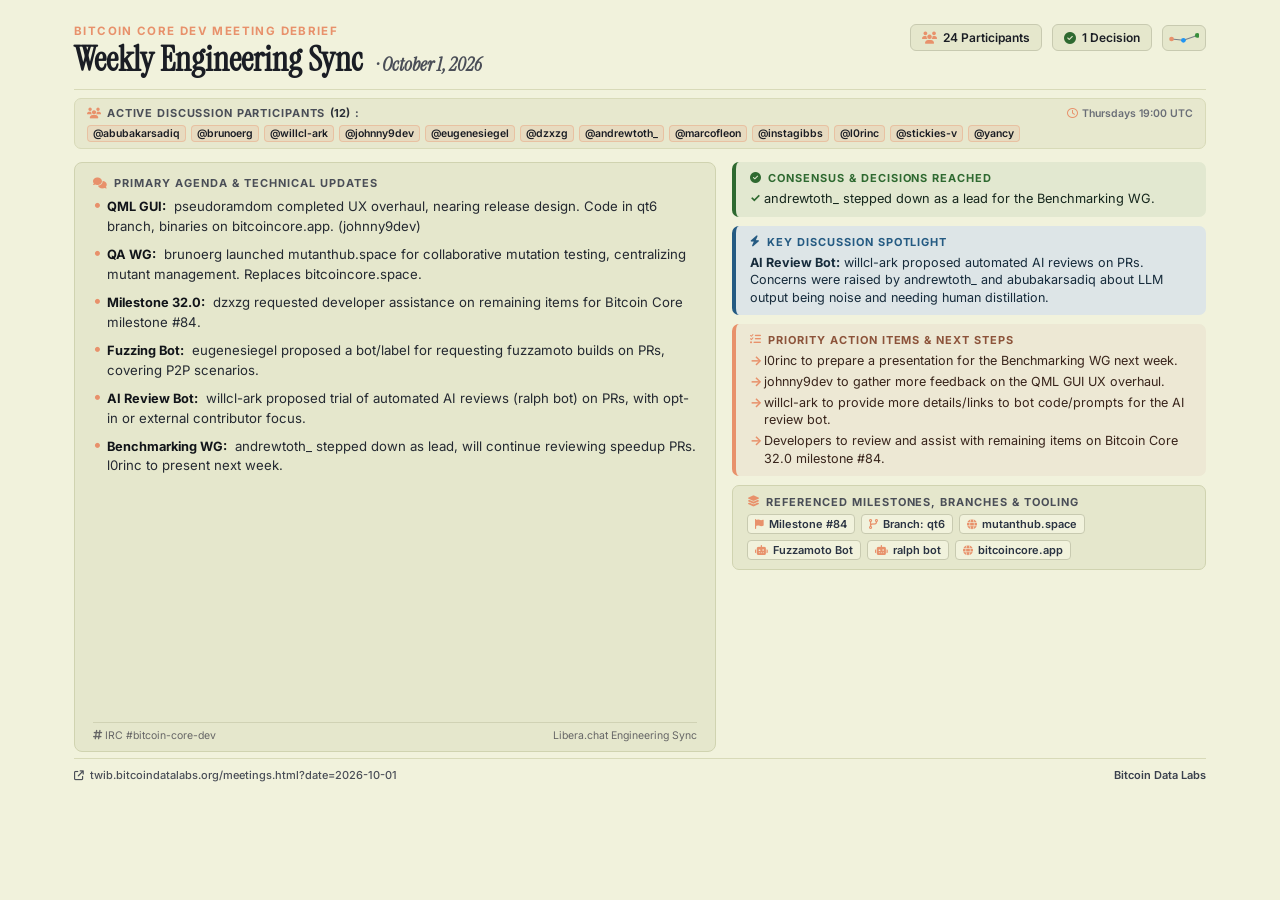
<file: docs/meeting-card.html>
<!DOCTYPE html>
<html lang="en">
<head>
    <meta charset="UTF-8">
    <meta name="viewport" content="width=device-width, initial-scale=1.0">
    <title>Bitcoin Core Dev Meeting Card | Bitcoin Data Labs</title>
    
    <!-- Fonts -->
    <link rel="preconnect" href="https://fonts.googleapis.com">
    <link rel="preconnect" href="https://fonts.gstatic.com" crossorigin>
    <link href="https://fonts.googleapis.com/css2?family=Instrument+Serif:ital@0;1&family=Inter:wght@400;500;600;700&display=swap" rel="stylesheet">
    <link rel="stylesheet" href="https://cdnjs.cloudflare.com/ajax/libs/font-awesome/6.5.1/css/all.min.css">

    <style>
        :root {
            --bg-color: #F1F2DC;
            --box-bg: #E5E7CC;
            --box-border: #D0D3B0;
            --accent-green: #2E6930;
            --accent-orange: #E8916B;
            --accent-blue: #245A82;
            --text-dark: #1A1D24;
            --text-muted: #4A4E57;
            --dim-text: #6B707B;
            --font-sans: 'Inter', -apple-system, BlinkMacSystemFont, "Segoe UI", Roboto, sans-serif;
            --font-serif: 'Instrument Serif', Georgia, serif;
        }

        * {
            box-sizing: border-box;
        }

        body {
            margin: 0;
            padding: 0;
            background-color: var(--bg-color);
            display: flex;
            justify-content: center;
            align-items: center;
            font-family: var(--font-sans);
            -webkit-font-smoothing: antialiased;
        }

        .meeting-social-card {
            width: 1200px;
            height: 800px;
            box-sizing: border-box;
            background-color: var(--bg-color);
            border: none;
            border-radius: 0;
            padding: 24px 34px 18px 34px;
            display: flex;
            flex-direction: column;
            justify-content: space-between;
            position: relative;
            overflow: hidden;
            box-shadow: none;
        }

        /* Top Header */
        .card-header {
            display: flex;
            justify-content: space-between;
            align-items: flex-start;
            border-bottom: 1.5px solid #D8DAB8;
            padding-bottom: 11px;
        }

        .header-tag {
            font-size: 11.5px;
            font-weight: 700;
            letter-spacing: 0.12em;
            text-transform: uppercase;
            color: var(--accent-orange);
            margin-bottom: 3px;
        }

        .card-title-row {
            display: flex;
            align-items: baseline;
            gap: 14px;
        }

        .card-title {
            font-family: var(--font-serif);
            font-size: 34px;
            font-weight: 700;
            color: var(--text-dark);
            line-height: 1.1;
            margin: 0;
        }

        .card-date-badge {
            font-family: var(--font-serif);
            font-size: 19px;
            font-weight: 600;
            font-style: italic;
            color: var(--text-muted);
        }

        .header-right {
            display: flex;
            align-items: center;
            gap: 10px;
        }

        .meta-pill {
            background: #E5E7CC;
            border: 1px solid #C8CAB0;
            border-radius: 6px;
            padding: 5px 11px;
            font-size: 12px;
            font-weight: 600;
            color: var(--text-dark);
            display: flex;
            align-items: center;
            gap: 6px;
        }

        .bdl-brand-mark {
            display: flex;
            align-items: center;
            justify-content: center;
            padding: 3px 6px;
            background: #E5E7CC;
            border: 1px solid #C8CAB0;
            border-radius: 6px;
        }

        /* Active Participants Strip */
        .active-participants-strip {
            display: flex;
            flex-direction: column;
            margin-top: 8px;
            margin-bottom: 4px;
            padding: 7px 12px 6px 12px;
            background-color: rgba(229, 231, 204, 0.85);
            border-radius: 7px;
            border: 1px solid #D8DAB8;
        }

        .participants-label {
            font-size: 11px;
            font-weight: 700;
            text-transform: uppercase;
            letter-spacing: 0.08em;
            color: #4A4E57;
            display: inline-flex;
            align-items: center;
            gap: 5px;
            white-space: nowrap;
        }

        .dev-pills-row {
            display: flex;
            flex-wrap: wrap;
            gap: 4px 5px;
            align-items: center;
            flex-grow: 1;
        }

        .dev-handle-pill {
            display: inline-flex;
            align-items: center;
            background-color: rgba(232, 145, 107, 0.14);
            border: 1px solid rgba(232, 145, 107, 0.35);
            border-radius: 4px;
            padding: 1px 5px;
            font-size: 10.5px;
            font-weight: 600;
            color: #1A1D24;
            font-family: var(--font-sans);
        }

        /* Main 2-Column Body */
        .card-body {
            display: grid;
            grid-template-columns: 1.15fr 0.85fr;
            gap: 16px;
            margin: 9px 0 6px 0;
            flex-grow: 1;
        }

        .card-col {
            display: flex;
            flex-direction: column;
            gap: 9px;
        }

        .card-box {
            background-color: var(--box-bg);
            border: 1px solid var(--box-border);
            border-radius: 8px;
            padding: 12px 16px;
            display: flex;
            flex-direction: column;
        }

        .topics-box {
            flex-grow: 1;
            display: flex;
            flex-direction: column;
            justify-content: space-between;
            padding: 13px 18px 9px 18px;
        }

        .box-title {
            font-size: 11px;
            font-weight: 700;
            text-transform: uppercase;
            letter-spacing: 0.09em;
            color: #4A4E57;
            margin-bottom: 7px;
            display: flex;
            align-items: center;
            gap: 6px;
        }

        .topics-list {
            list-style: none;
            padding: 0;
            margin: 0;
            display: flex;
            flex-direction: column;
            gap: 9.5px;
        }

        .topics-list li {
            font-family: var(--font-sans);
            font-size: 13.2px;
            line-height: 1.44;
            color: #242931;
            position: relative;
            padding-left: 14px;
        }

        .topics-list li::before {
            content: "•";
            position: absolute;
            left: 0;
            color: var(--accent-orange);
            font-size: 16px;
            line-height: 14px;
        }

        .topics-list li strong {
            font-family: var(--font-sans);
            font-size: 12.8px;
            font-weight: 700;
            color: #111419;
            margin-right: 4px;
        }

        /* Decisions Box (Green) */
        .decisions-card {
            border-left: 4px solid var(--accent-green);
            background-color: #E2E8D0;
            padding: 9px 14px;
            border-radius: 7px;
        }

        .decisions-list {
            list-style: none;
            padding: 0;
            margin: 0;
            display: flex;
            flex-direction: column;
            gap: 4px;
        }

        .decisions-list li {
            font-family: var(--font-sans);
            font-size: 12.8px;
            line-height: 1.36;
            color: #15261C;
            position: relative;
            padding-left: 14px;
        }

        .decisions-list li::before {
            content: "✓";
            position: absolute;
            left: 0;
            color: var(--accent-green);
            font-weight: bold;
            font-size: 12px;
        }

        /* Discussion Spotlight (Blue) */
        .spotlight-card {
            border-left: 4px solid var(--accent-blue);
            background-color: #DDE5E7;
            padding: 9px 14px;
            border-radius: 7px;
        }

        .spotlight-text {
            font-size: 12.6px;
            line-height: 1.38;
            color: #162B3B;
            margin: 0;
        }

        /* Action Items Box (Orange) */
        .actions-card {
            border-left: 4px solid var(--accent-orange);
            background-color: #EDE8D4;
            padding: 9px 14px;
            border-radius: 7px;
        }

        .actions-list {
            list-style: none;
            padding: 0;
            margin: 0;
            display: flex;
            flex-direction: column;
            gap: 4px;
        }

        .actions-list li {
            font-family: var(--font-sans);
            font-size: 12.6px;
            line-height: 1.36;
            color: #38241B;
            position: relative;
            padding-left: 14px;
        }

        .actions-list li::before {
            content: "→";
            position: absolute;
            left: 0;
            color: var(--accent-orange);
            font-weight: bold;
            font-size: 13px;
        }

        /* Referenced Artifacts & PRs */
        .artifacts-box {
            padding: 9px 14px;
            background-color: var(--box-bg);
            border: 1px solid var(--box-border);
            border-radius: 7px;
        }

        .artifacts-container {
            display: flex;
            flex-wrap: wrap;
            gap: 6px;
            align-items: center;
        }

        .artifact-pill {
            display: inline-flex;
            align-items: center;
            gap: 5px;
            background: #F1F2DC;
            border: 1px solid #C8CAB0;
            border-radius: 4px;
            padding: 2px 7px;
            font-family: var(--font-sans);
            font-size: 11px;
            font-weight: 600;
            color: #2A3342;
        }

        /* Footer */
        .card-footer {
            display: flex;
            justify-content: space-between;
            align-items: center;
            border-top: 1.5px solid #D8DAB8;
            padding-top: 9px;
            font-size: 11px;
            color: var(--text-muted);
        }

        .footer-link {
            color: #4A4E57;
            text-decoration: none;
            font-weight: 500;
            display: flex;
            align-items: center;
            gap: 6px;
        }
    </style>
</head>
<body>

    <!-- Executive Meeting Social Card Target (1200x800, 3:2 Widescreen) -->
    <div class="meeting-social-card" id="meeting-social-card">
        <div>
            <!-- Header -->
            <div class="card-header">
                <div>
                    <div class="header-tag">BITCOIN CORE DEV MEETING DEBRIEF</div>
                    <div class="card-title-row">
                        <h2 class="card-title">Weekly Engineering Sync</h2>
                        <span class="card-date-badge" id="mcard-date">Loading date...</span>
                    </div>
                </div>
                <div class="header-right">
                    <div class="meta-pill">
                        <i class="fa-solid fa-users" style="color: var(--accent-orange);"></i>
                        <span id="mcard-participants">--</span>
                    </div>
                    <div class="meta-pill">
                        <i class="fa-solid fa-circle-check" style="color: var(--accent-green);"></i>
                        <span id="mcard-decisions-count">--</span>
                    </div>
                    <div class="bdl-brand-mark" title="Bitcoin Data Labs">
                        <svg width="30" height="18" viewBox="890 35 460 140" fill="none" xmlns="http://www.w3.org/2000/svg">
                            <line x1="929" y1="120" x2="1111" y2="140" stroke="#7A808A" stroke-width="16" stroke-linecap="round"/>
                            <line x1="1111" y1="140" x2="1323" y2="65" stroke="#7A808A" stroke-width="16" stroke-linecap="round"/>
                            <circle cx="929" cy="120" r="36" fill="#E8916B"/>
                            <circle cx="1111" cy="140" r="36" fill="#2196F3"/>
                            <circle cx="1323" cy="65" r="36" fill="#388E3C"/>
                        </svg>
                    </div>
                </div>
            </div>

            <!-- Active Participants Strip -->
            <div class="active-participants-strip" id="mcard-participants-strip">
                <div style="display: flex; justify-content: space-between; align-items: center; margin-bottom: 5px;">
                    <span class="participants-label"><i class="fa-solid fa-users" style="color: var(--accent-orange);"></i> Active Discussion Participants <span style="letter-spacing: 0; font-weight: 700; color: #2A2E37;">(<span id="mcard-active-count">0</span>)</span>:</span>
                    <span style="font-size: 10.5px; color: #6A6E77; font-weight: 600;"><i class="fa-regular fa-clock" style="color: var(--accent-orange); margin-right: 4px;"></i>Thursdays 19:00 UTC</span>
                </div>
                <div class="dev-pills-row" id="mcard-dev-pills">
                    <span class="dev-handle-pill">Loading contributors...</span>
                </div>
            </div>
        </div>

        <!-- 2-Column Body -->
        <div class="card-body">
            <!-- Left Column: Topics Discussed -->
            <div class="card-box topics-box">
                <div>
                    <div class="box-title">
                        <i class="fa-solid fa-comments" style="color: var(--accent-orange);"></i>
                        <span>Primary Agenda & Technical Updates</span>
                    </div>
                    <ul class="topics-list" id="mcard-topics">
                        <li>Loading topics...</li>
                    </ul>
                </div>
                <div style="display: flex; justify-content: space-between; align-items: center; border-top: 1px solid #D0D2B4; padding-top: 6px; margin-top: 6px; font-size: 10.5px; color: #666;">
                    <span><i class="fa-solid fa-hashtag"></i> IRC #bitcoin-core-dev</span>
                    <span>Libera.chat Engineering Sync</span>
                </div>
            </div>

            <!-- Right Column: Decisions, Spotlight, Actions & References -->
            <div class="card-col">
                <!-- Consensus & Decisions -->
                <div class="decisions-card">
                    <div class="box-title" style="margin-bottom: 5px; color: var(--accent-green);">
                        <i class="fa-solid fa-circle-check"></i>
                        <span>Consensus & Decisions Reached</span>
                    </div>
                    <ul class="decisions-list" id="mcard-decisions">
                        <li>Loading decisions...</li>
                    </ul>
                </div>

                <!-- Discussion Spotlight -->
                <div class="spotlight-card" id="mcard-spotlight-box">
                    <div class="box-title" style="margin-bottom: 5px; color: var(--accent-blue);">
                        <i class="fa-solid fa-bolt"></i>
                        <span>Key Discussion Spotlight</span>
                    </div>
                    <p class="spotlight-text" id="mcard-spotlight-text">
                        <strong>PR AI Reviews:</strong> willcl-ark proposed opt-in automated reviews via ralph bot. andrewtoth and abubakarsadiq cautioned that raw LLM output creates maintainer noise without expert curation.
                    </p>
                </div>

                <!-- Priority Action Items -->
                <div class="actions-card">
                    <div class="box-title" style="margin-bottom: 5px; color: #8C533A;">
                        <i class="fa-solid fa-list-check" style="color: var(--accent-orange);"></i>
                        <span>Priority Action Items & Next Steps</span>
                    </div>
                    <ul class="actions-list" id="mcard-actions">
                        <li>Loading actions...</li>
                    </ul>
                </div>

                <!-- Key Artifacts, PRs & Platforms -->
                <div class="artifacts-box">
                    <div class="box-title" style="margin-bottom: 5px;">
                        <i class="fa-solid fa-layer-group" style="color: var(--accent-orange);"></i>
                        <span>Referenced Milestones, Branches & Tooling</span>
                    </div>
                    <div class="artifacts-container" id="mcard-artifacts">
                        <span class="artifact-pill">Loading references...</span>
                    </div>
                </div>
            </div>
        </div>

        <!-- Footer -->
        <div class="card-footer">
            <span class="footer-link">
                <i class="fa-solid fa-arrow-up-right-from-square" style="font-size: 10px;"></i>
                <span id="mcard-permalink-text">twib.bitcoindatalabs.org/meetings.html</span>
            </span>
            <span style="font-weight: 600; color: #3A404D;">Bitcoin Data Labs</span>
        </div>
    </div>

    <!-- Hydrate Card Script -->
    <script>
        const params = new URLSearchParams(window.location.search);
        const targetDate = params.get('date');

        function formatDate(dateStr) {
            try {
                const parts = dateStr.split('-');
                if (parts.length === 3) {
                    const dt = new Date(parts[0], parts[1] - 1, parts[2]);
                    return dt.toLocaleDateString('en-US', { month: 'long', day: 'numeric', year: 'numeric' });
                }
            } catch (e) {}
            return dateStr;
        }

        fetch('data/meetings.json')
            .then(res => {
                if (!res.ok) throw new Error("Could not fetch meetings.json");
                return res.json();
            })
            .then(meetings => {
                if (!Array.isArray(meetings) || meetings.length === 0) throw new Error("meetings.json is empty");
                // A requested date must exist: silently showing another meeting would post the wrong card
                const meeting = targetDate ? meetings.find(m => m.date === targetDate) : meetings[0];
                if (!meeting) throw new Error(`No meeting found for ${targetDate}`);
                
                // 1. Date
                const dateEl = document.getElementById('mcard-date');
                if (dateEl) dateEl.textContent = `·  ${formatDate(meeting.date)}`;

                // 2. Stats
                const participantsEl = document.getElementById('mcard-participants');
                if (participantsEl) {
                    participantsEl.textContent = `${meeting.participant_count || 0} Participants`;
                }

                const decisions = meeting.decisions_made || [];
                const decisionsCountEl = document.getElementById('mcard-decisions-count');
                if (decisionsCountEl) {
                    decisionsCountEl.textContent = `${decisions.length} Decision${decisions.length === 1 ? '' : 's'}`;
                }

                // 3. Active Sync Participants (render full active roster)
                const devPillsEl = document.getElementById('mcard-dev-pills');
                const participants = meeting.active_participants || meeting.key_participants || [];
                const activeCountEl = document.getElementById('mcard-active-count');
                if (activeCountEl) {
                    activeCountEl.textContent = participants.length;
                }
                if (devPillsEl) {
                    if (participants.length > 0) {
                        devPillsEl.innerHTML = participants.map(p => {
                            const cleanNick = p.replace(/^@/, '');
                            return `<span class="dev-handle-pill">@${cleanNick}</span>`;
                        }).join('');
                    } else {
                        devPillsEl.innerHTML = `<span style="font-size: 11px; color: #777;">General IRC sync</span>`;
                    }
                }

                // 4. Topics (render up to 6 high-density topics)
                const topicsEl = document.getElementById('mcard-topics');
                if (topicsEl) {
                    let rawTopics = (meeting.card_topics && meeting.card_topics.length > 0) 
                        ? [...meeting.card_topics] 
                        : (meeting.topics_discussed || []).filter(td => !td.toLowerCase().includes('no update'));
                    
                    // Render up to 6 substantive topics
                    topicsEl.innerHTML = rawTopics.slice(0, 6).map(t => {
                        let clean = t.replace(/https?:\/\/\S+/g, '').trim().replace(/\s+\./g, '.');
                        if (clean.includes(':')) {
                            const [prefix, rest] = clean.split(':', 1);
                            const afterColon = clean.substring(prefix.length + 1).trim();
                            return `<li><strong>${prefix}:</strong> ${afterColon}</li>`;
                        }
                        return `<li>${clean}</li>`;
                    }).join('');
                }

                // 5. Consensus & Decisions
                const decisionsEl = document.getElementById('mcard-decisions');
                if (decisionsEl) {
                    if (decisions.length > 0) {
                        decisionsEl.innerHTML = decisions.map(d => `<li>${d.replace(/https?:\/\/\S+/g, '').trim()}</li>`).join('');
                    } else if (meeting.x_priority_takeaway) {
                        decisionsEl.innerHTML = `<li>${meeting.x_priority_takeaway}</li>`;
                    } else {
                        decisionsEl.innerHTML = `<li>No formal consensus items or lead transitions recorded.</li>`;
                    }
                }

                // 6. Discussion Spotlight
                const spotlightTextEl = document.getElementById('mcard-spotlight-text');
                const spotlightBoxEl = document.getElementById('mcard-spotlight-box');
                if (spotlightTextEl && spotlightBoxEl) {
                    if (meeting.spotlight_debate) {
                        let text = meeting.spotlight_debate.replace(/https?:\/\/\S+/g, '').trim();
                        if (text.includes(':')) {
                            const [head, rest] = text.split(':', 1);
                            spotlightTextEl.innerHTML = `<strong>${head.trim()}:</strong> ${text.substring(head.length + 1).trim()}`;
                        } else {
                            spotlightTextEl.innerHTML = text;
                        }
                        spotlightBoxEl.style.display = 'block';
                    } else if (meeting.x_priority_takeaway) {
                        spotlightTextEl.innerHTML = `<strong>Focus Priority:</strong> ${meeting.x_priority_takeaway}`;
                        spotlightBoxEl.style.display = 'block';
                    } else {
                        spotlightBoxEl.style.display = 'none';
                    }
                }

                // 7. Action Items (render up to 4 items)
                const actionsEl = document.getElementById('mcard-actions');
                const actions = meeting.action_items || [];
                if (actionsEl) {
                    if (actions.length > 0) {
                        actionsEl.innerHTML = actions.slice(0, 4).map(a => `<li>${a.replace(/https?:\/\/\S+/g, '').trim()}</li>`).join('');
                    } else {
                        actionsEl.innerHTML = `<li>Continue ongoing code review on active PRs.</li>`;
                    }
                }

                // 8. Key Artifacts & References
                const artifactsEl = document.getElementById('mcard-artifacts');
                if (artifactsEl) {
                    let artifacts = meeting.referenced_artifacts || [];
                    if (!artifacts || artifacts.length === 0) {
                        const prs = meeting.mentioned_prs || [];
                        artifacts = prs.map(p => ({ label: `Milestone #${p}`, icon: 'flag' }));
                        if (meeting.date === '2026-10-01') {
                            artifacts.push({ label: 'Branch: qt6', icon: 'code-branch' });
                            artifacts.push({ label: 'mutanthub.space', icon: 'globe' });
                            artifacts.push({ label: 'Fuzzamoto Bot', icon: 'robot' });
                        }
                    }
                    if (artifacts.length > 0) {
                        artifactsEl.innerHTML = artifacts.map(art => {
                            const iconClass = art.icon ? `fa-${art.icon}` : 'fa-tag';
                            return `<span class="artifact-pill"><i class="fa-solid ${iconClass}" style="color: var(--accent-orange); font-size: 10px;"></i>${art.label}</span>`;
                        }).join('');
                    } else {
                        artifactsEl.innerHTML = `<span class="artifact-pill" style="color:#777;">None</span>`;
                    }
                }

                // 9. Permalink
                const permalinkEl = document.getElementById('mcard-permalink-text');
                if (permalinkEl && meeting.date) {
                    permalinkEl.textContent = `twib.bitcoindatalabs.org/meetings.html?date=${meeting.date}`;
                }

                // Signal ready
                document.body.setAttribute('data-loaded', 'true');
            })
            .catch(err => {
                // "error" (not "true") so headless capture times out instead of screenshotting
                // the "Loading..." placeholders, as happened on 2026-10-01
                console.error("Hydration error:", err);
                document.body.setAttribute('data-loaded', 'error');
            });
    </script>
</body>
</html>
</file>
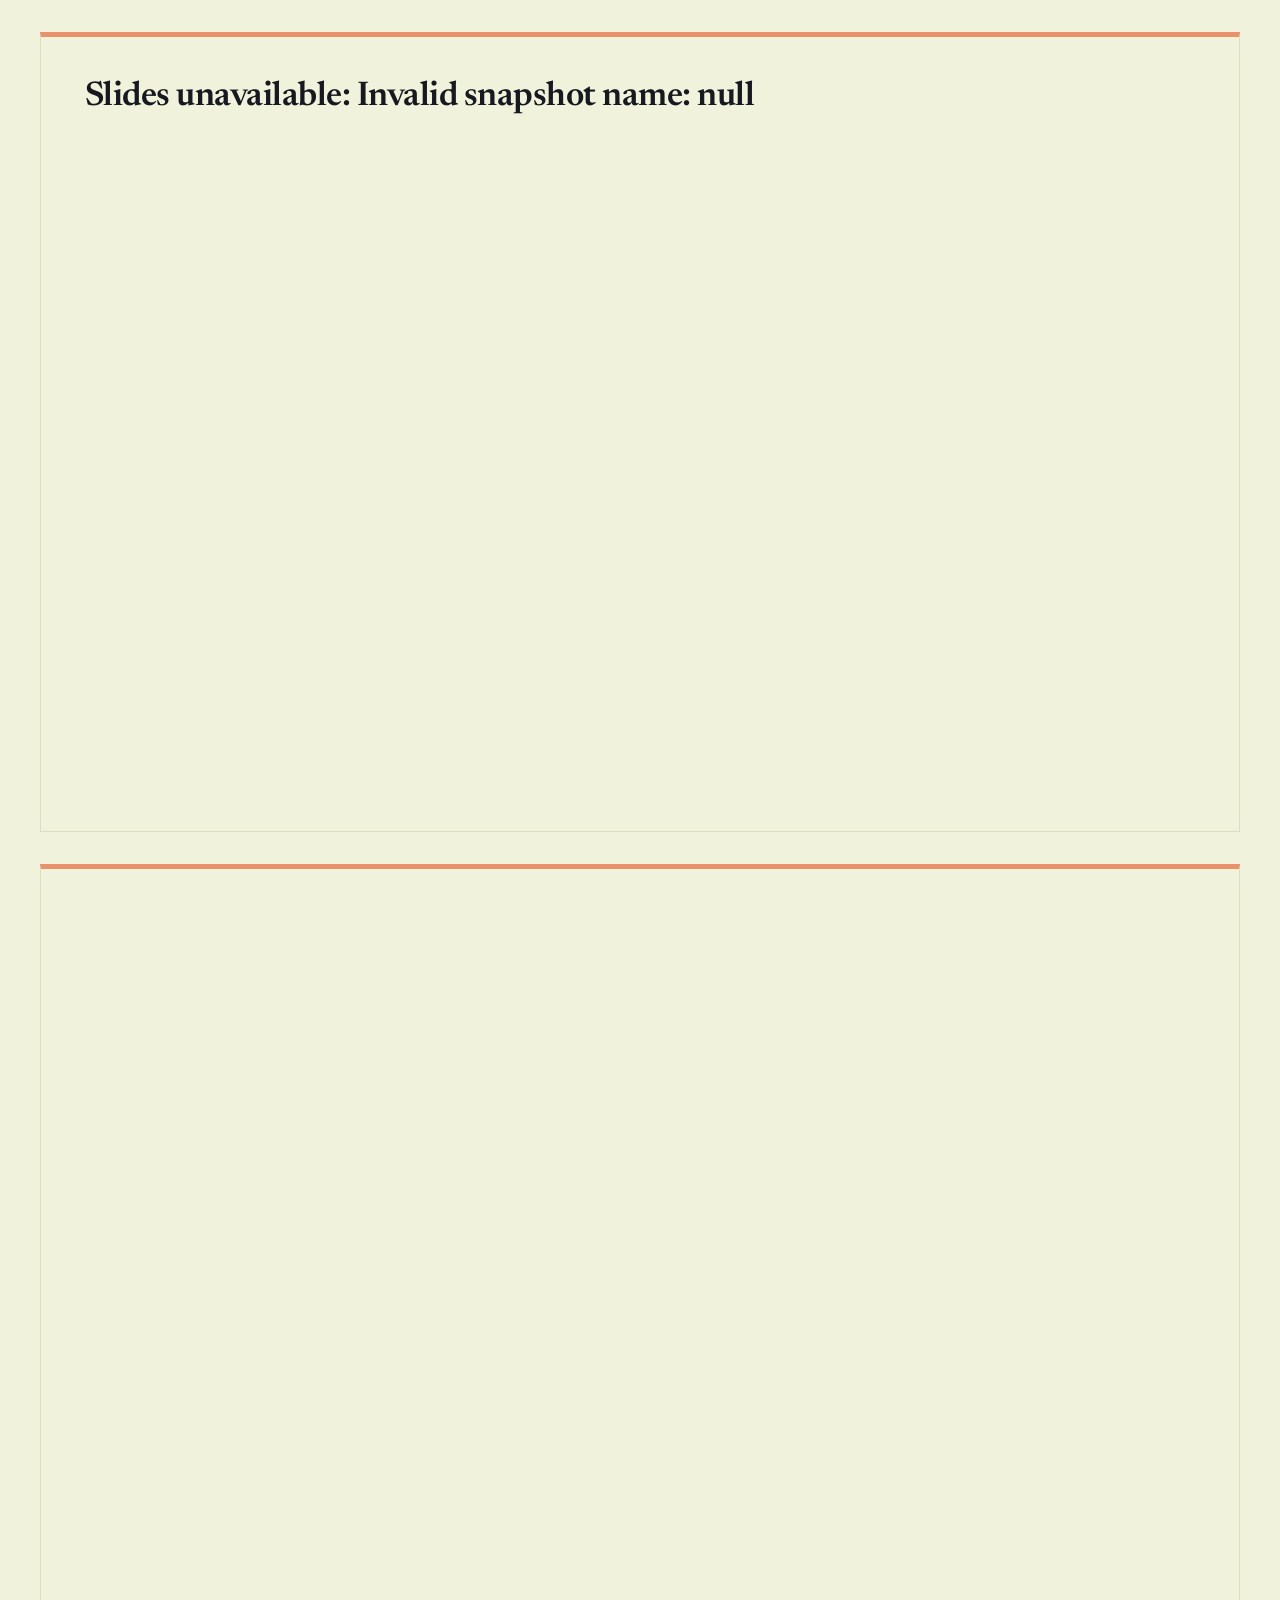
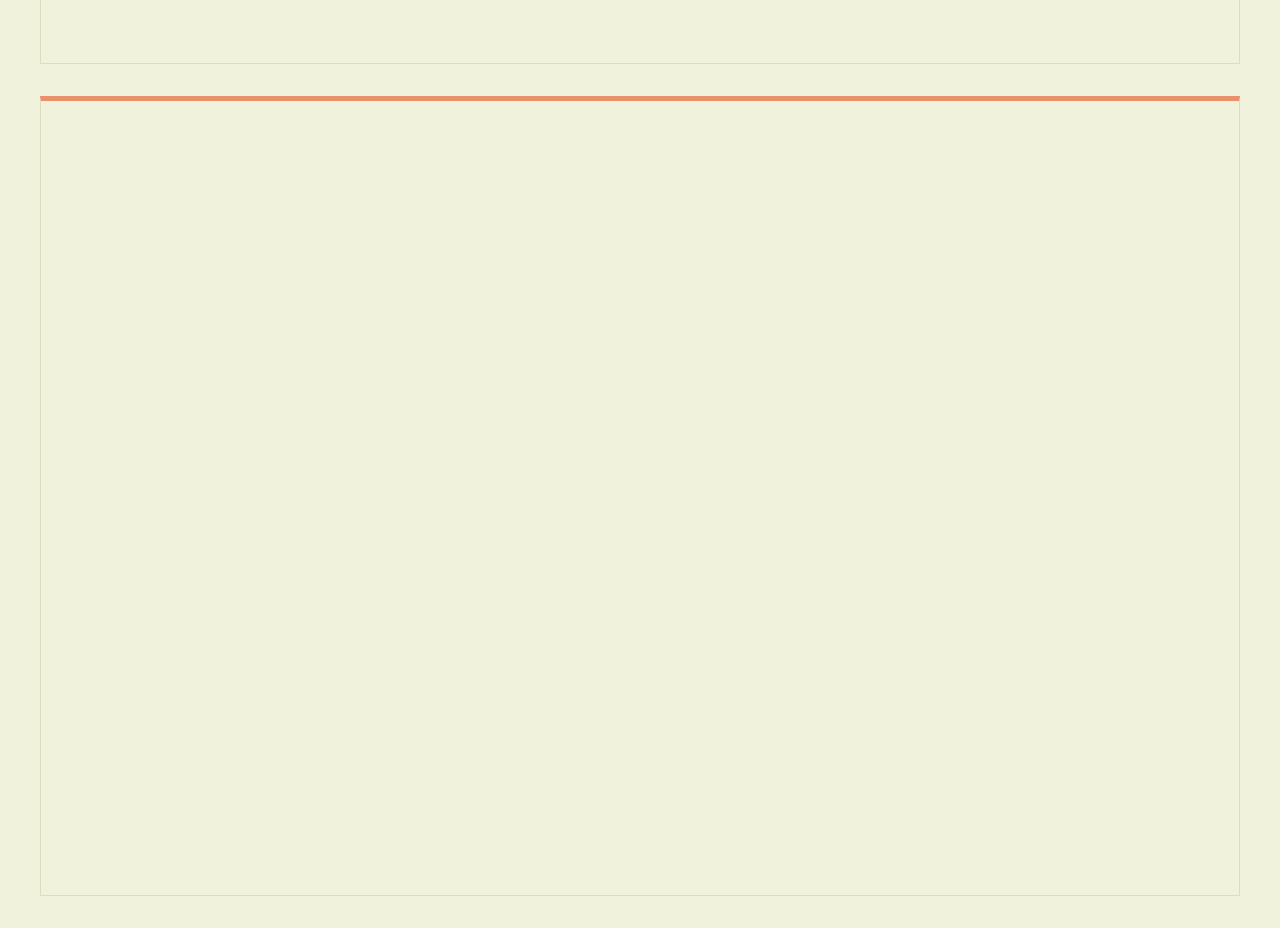
<file: docs/twib-slides.html>
<!DOCTYPE html>
<html lang="en">

<head>
    <meta charset="UTF-8">
    <meta name="viewport" content="width=device-width, initial-scale=1.0">
    <meta name="robots" content="noindex, nofollow">
    <title>TWIB social slides | Bitcoin Data Labs</title>

    <link rel="preconnect" href="https://fonts.googleapis.com">
    <link rel="preconnect" href="https://fonts.gstatic.com" crossorigin>
    <link href="https://fonts.googleapis.com/css2?family=Inter:wght@400;500;600;700&family=JetBrains+Mono:wght@500;700&family=Newsreader:opsz,wght@6..72,500;6..72,600;6..72,700&display=swap" rel="stylesheet">

    <!-- Shared slide kit + TWIB palette: generated by python/automation/jobs/orange_dev/twib_slides.py -->
    <link rel="stylesheet" href="styles/slide-kit.generated.css">
    <link rel="stylesheet" href="styles/palette-twib.generated.css">
    <link rel="stylesheet" href="styles/twib-slides.css">
</head>

<!--
    Headless capture canvas for the TWIB weekly family (1200x800 slides, light "twib" theme):
      ?snapshot=weekly_YYYYMMDD   -> 3 weekly slides
      ?snapshot=meeting_YYYYMMDD  -> 1 dev meeting slide
    Snapshots are written to data/slides/ by twib_slides.py.
-->
<body class="reports-body report-theme theme-twib" data-loaded="false">
    <main class="slides-container">
        <section class="report-slide slide-1"></section>
        <section class="report-slide slide-2"></section>
        <section class="report-slide slide-3"></section>
    </main>

    <script src="scripts/slide-kit.generated.js"></script>
    <script src="scripts/twib-slides.js"></script>
</body>

</html>
</file>
<file: docs/styles/slide-kit.generated.css>
/* AUTO-GENERATED copy of python/automation/shared/media/slides/slide-kit.css — do not edit. */
/*
 * slide-kit.css — shared 1200x800 social slide system for Bitcoin Data Labs reports.
 * SOURCE OF TRUTH: python/automation/shared/media/slides/slide-kit.css
 * Jobs copy it into each site repo as styles/slide-kit.generated.css — do not edit the copies.
 *
 * Colours come only from palette tokens (palettes.py -> palette.generated.css, scoped to
 * .report-theme). Themes:  .report-theme             obsidian (dark, State of Bitcoin Core)
 *                          .report-theme.theme-twib  TWIB newspaper (light, weekly + meeting)
 */

.report-theme {
    --font-sans: 'Inter', system-ui, -apple-system, 'Segoe UI', sans-serif;
    --font-mono: 'JetBrains Mono', ui-monospace, 'Cascadia Mono', Consolas, monospace;
    --font-display: var(--font-sans);
    --radius: 10px;
    --text-strong-resolved: var(--text-strong, var(--text-color));
    --accent-fill-resolved: var(--accent-fill, var(--accent-color));
    /* The BDL shell forces `[data-theme="dark"] h1 { color: var(--text-primary) !important }` */
    --text-primary: var(--text-strong-resolved);

    /* Categorical series (dark) — fixed order, never cycled */
    --series-1: #3987e5; --series-2: #d95926; --series-3: #199e70; --series-4: #c98500;
    --series-5: #d55181; --series-6: #008300; --series-7: #9085e9; --series-8: #e66767;
    --series-upkeep-1: #6b7486; --series-upkeep-2: #545c6c; --series-upkeep-3: #434a57;
    --series-other: #30343d;
}

.report-theme.theme-twib {
    --font-display: 'Newsreader', Georgia, 'Times New Roman', serif;
    /* Categorical series (light) — darker steps that hold contrast on cream */
    --series-1: #2f6db5; --series-2: #c4561f; --series-3: #1f8a65; --series-4: #a87300;
    --series-5: #b8456f; --series-6: #3d7f2a; --series-7: #6d5fd0; --series-8: #c94d4d;
    --series-upkeep-1: #a3a58f; --series-upkeep-2: #b9bba4; --series-upkeep-3: #cdcfb8;
    --series-other: #dcddc8;
}

.report-slide, .report-slide * { box-sizing: border-box; margin: 0; padding: 0; }
body.reports-body { margin: 0; background: var(--bg-color); }
.slides-container { display: flex; flex-direction: column; align-items: center; gap: 32px; padding: 32px 16px; }

/* ---------- Frame ---------- */
.report-slide {
    position: relative;
    width: 1200px;
    height: 800px;
    flex: none;
    overflow: hidden;
    background: var(--bg-color);
    color: var(--text-color);
    font-family: var(--font-sans);
    -webkit-font-smoothing: antialiased;
    border: 1px solid var(--card-border);
    padding: 34px 44px 0;
    display: flex;
    flex-direction: column;
}
.theme-twib .report-slide { border-top: 5px solid var(--accent-fill-resolved); padding-top: 30px; }

.slide-head {
    display: flex; justify-content: space-between; align-items: baseline;
    font-size: 11.5px; font-weight: 700; letter-spacing: 0.14em; text-transform: uppercase;
    color: var(--muted-text);
}
.slide-head .brand { color: var(--accent-color); }
.slide-head .when { color: var(--text-strong-resolved); letter-spacing: 0.08em; }

.slide-title {
    margin-top: 10px;
    font-family: var(--font-display);
    font-size: 30px; line-height: 1.18; font-weight: 700; letter-spacing: -0.01em;
    color: var(--text-strong-resolved);
    max-width: 1100px;
}
.theme-twib .slide-title { font-size: 34px; font-weight: 600; letter-spacing: -0.015em; }
.slide-sub { margin-top: 6px; font-size: 14px; line-height: 1.45; color: var(--muted-text); max-width: 1050px; }

.slide-body { flex: 1; min-height: 0; margin-top: 18px; display: flex; flex-direction: column; gap: 14px; }

.slide-foot {
    height: 42px; flex: none; display: flex; justify-content: space-between; align-items: center;
    border-top: 1px solid var(--card-border);
    font-size: 11px; color: var(--dim-text); letter-spacing: 0.04em;
}
.slide-foot b { color: var(--muted-text); font-weight: 600; }

/* ---------- Layout ---------- */
.grid { display: grid; gap: 14px; min-height: 0; }
.cols-2 { grid-template-columns: 1fr 1fr; }
.cols-3 { grid-template-columns: repeat(3, 1fr); }
.cols-4 { grid-template-columns: repeat(4, 1fr); }
.split-60-40 { grid-template-columns: 1.45fr 1fr; }
.fill { flex: 1; min-height: 0; }

.card {
    background: var(--card-bg); border: 1px solid var(--card-border); border-radius: var(--radius);
    padding: 16px 18px; min-width: 0; display: flex; flex-direction: column;
}
.card-label {
    font-size: 10.5px; font-weight: 700; letter-spacing: 0.12em; text-transform: uppercase;
    color: var(--accent-color); margin-bottom: 10px;
    display: flex; justify-content: space-between; gap: 8px;
}
.card-label .meta { color: var(--dim-text); letter-spacing: 0.06em; font-weight: 600; }
.sublabel { font-size: 10.5px; font-weight: 700; letter-spacing: 0.1em; text-transform: uppercase; color: var(--muted-text); margin: 12px 0 4px; }

.muted { color: var(--muted-text); }
.dim { color: var(--dim-text); }
.pos { color: var(--positive); }
.neg { color: var(--negative); }
.mono { font-family: var(--font-mono); }

.chip {
    display: inline-block; font-size: 10px; font-weight: 700; letter-spacing: 0.06em; text-transform: uppercase;
    padding: 2px 7px; border-radius: 999px; background: var(--badge-bg); border: 1px solid var(--card-border);
    color: var(--muted-text); white-space: nowrap;
}
.chip.accent { color: var(--accent-color); border-color: color-mix(in srgb, var(--accent-color) 35%, transparent); }

/* ---------- KPI tile with sparkline ---------- */
.kpi { padding: 14px 16px 12px; gap: 4px; }
.kpi-label { font-size: 11px; font-weight: 600; color: var(--muted-text); }
.kpi-row { display: flex; align-items: baseline; justify-content: space-between; gap: 8px; }
.kpi-value { font-family: var(--font-mono); font-size: 34px; font-weight: 700; line-height: 1.05; color: var(--text-strong-resolved); }
.kpi-value .unit { font-size: 17px; color: var(--muted-text); margin-left: 2px; }
.kpi-delta { font-family: var(--font-mono); font-size: 12px; font-weight: 700; }
.kpi-delta.muted { color: var(--muted-text); }
.kpi-bench { font-size: 10.5px; color: var(--dim-text); }
.kpi svg { width: 100%; height: auto; margin-top: 4px; }

.spark-band { fill: var(--grid-color); }
.spark-line { fill: none; stroke: var(--accent-fill-resolved); stroke-width: 2; stroke-linejoin: round; stroke-linecap: round; }
.spark-dot { fill: var(--accent-fill-resolved); stroke: var(--card-bg); stroke-width: 2; }
.spark-median { stroke: var(--dim-text); stroke-width: 1; stroke-dasharray: 2 3; }
.col { fill: color-mix(in srgb, var(--accent-fill-resolved) 32%, var(--grid-color)); }
.col-current { fill: var(--accent-fill-resolved); }
.col-cap { stroke: var(--card-bg); stroke-width: 2.5; }
.col-typical { stroke: var(--text-color); stroke-width: 1; stroke-dasharray: 4 4; opacity: 0.55; }
.axis-label { fill: var(--dim-text); font-size: 10.5px; font-family: var(--font-sans); }

/* ---------- Lists ---------- */
.list { list-style: none; }
.list li { font-size: 13px; line-height: 1.42; padding: 7px 0; border-top: 1px solid var(--grid-color); color: var(--text-color); }
.list li:first-child { border-top: 0; padding-top: 0; }
.pr { font-family: var(--font-mono); color: var(--accent-color); font-weight: 700; margin-right: 6px; }

.item { padding: 9px 0; border-top: 1px solid var(--grid-color); }
.item:first-of-type { border-top: 0; padding-top: 0; }
.item-title { font-size: 14px; font-weight: 700; line-height: 1.3; color: var(--text-strong-resolved); }
.item-sum { font-size: 12.5px; line-height: 1.42; color: var(--muted-text); margin-top: 3px; }
.item-meta { font-size: 11px; color: var(--dim-text); margin-top: 5px; display: flex; align-items: center; gap: 8px; flex-wrap: wrap; }
.item-meta b { color: var(--muted-text); font-weight: 600; }

/* ---------- Bars ---------- */
.bar { height: 6px; border-radius: 3px; background: var(--grid-color); overflow: hidden; }
.bar > span { display: block; height: 100%; border-radius: 3px; background: var(--accent-fill-resolved); }
.hbar-row { display: grid; grid-template-columns: 150px 1fr 64px; align-items: center; gap: 10px; padding: 5px 0; font-size: 12.5px; }
.hbar { height: 9px; background: var(--grid-color); border-radius: 0 4px 4px 0; overflow: hidden; }
.hbar > span { display: block; height: 100%; border-radius: 0 4px 4px 0; }
.hbar-row .n { font-family: var(--font-mono); text-align: right; font-weight: 700; color: var(--text-strong-resolved); }
.hbar-row .n small { color: var(--dim-text); font-weight: 500; }

.split-bar { display: flex; height: 12px; border-radius: 6px; overflow: hidden; background: var(--grid-color); }
.split-bar > span { display: block; height: 100%; }

/* ---------- Callout ---------- */
.callout {
    border-left: 3px solid var(--accent-fill-resolved);
    background: color-mix(in srgb, var(--accent-fill-resolved) 9%, var(--card-bg));
}
.callout .big { font-family: var(--font-display); font-size: 21px; line-height: 1.3; font-weight: 600; color: var(--text-strong-resolved); }
.theme-twib .callout .big { font-size: 23px; }

.strip { display: flex; align-items: center; gap: 14px; padding: 12px 18px; font-size: 13px; }
.strip .bar { flex: 1; }
</file>
<file: docs/styles/palette-twib.generated.css>
/* AUTO-GENERATED from shared/media/palettes.py ('twib') — do not edit. */
.report-theme.theme-twib {
    --bg-color: #F1F2DC;
    --card-bg: #FBFBF3;
    --card-border: #DCDDBF;
    --badge-bg: #ECEDD5;
    --accent-color: #A9481F;
    --accent-fill: #E8916B;
    --accent-secondary: #F7931A;
    --text-strong: #16191F;
    --text-color: #2B2F37;
    --muted-text: #535862;
    --dim-text: #656A74;
    --grid-color: #E6E7CF;
    --positive: #2C6B33;
    --negative: #B0281F;
}
</file>
<file: docs/styles/twib-slides.css>
/*
 * twib-slides.css — layout specific to the TWIB weekly + dev meeting slides.
 * Generic components (frame, cards, KPI tiles, lists, bars) come from slide-kit.generated.css;
 * colours only from palette-twib.generated.css tokens.
 */

/* ---------- Weekly slide 1 ---------- */
.theme { padding: 10px 0; border-top: 1px solid var(--grid-color); }
.theme:first-of-type { border-top: 0; padding-top: 2px; }
.theme-title { font-family: var(--font-display); font-size: 19px; font-weight: 600; line-height: 1.25; color: var(--text-strong-resolved); }
.theme-text { font-size: 13px; line-height: 1.5; color: var(--muted-text); margin-top: 4px; }

.callout { justify-content: flex-start; }
.callout-note { margin-top: auto; font-size: 11px; color: var(--dim-text); padding-top: 10px; }

.release { flex-direction: row; }
.release b { color: var(--text-strong-resolved); }
.release .mono { font-size: 12px; color: var(--muted-text); }

/* ---------- Weekly slide 2 ---------- */
.area-dot { display: inline-block; width: 9px; height: 9px; border-radius: 2px; }
.item-meta .chip { font-size: 9.5px; padding: 1px 6px; }
.hbar-row.upkeep > span:first-child { color: var(--muted-text); }
.split-legend { display: flex; gap: 16px; margin-top: 7px; font-size: 11.5px; color: var(--muted-text); }
.split-legend i { display: inline-block; width: 9px; height: 9px; border-radius: 2px; margin-right: 6px; vertical-align: -1px; }

/* ---------- Weekly slide 3 ---------- */
.chip.delving { color: var(--series-1); border-color: color-mix(in srgb, var(--series-1) 35%, transparent); }
.chip.ml { color: var(--series-4); border-color: color-mix(in srgb, var(--series-4) 35%, transparent); }
.cols-2 > .item { border-top: 0; padding-top: 0; }

/* ---------- Meeting slide ---------- */
.meeting-stats { display: flex; align-items: center; gap: 18px; margin-top: 12px; font-size: 13px; color: var(--muted-text); }
.meeting-stats b { color: var(--text-strong-resolved); font-family: var(--font-mono); }
.meeting-stats .people { display: flex; flex-wrap: wrap; gap: 4px; margin-left: 6px; }
.handle { font-size: 10.5px; padding: 1px 7px; border-radius: 999px; background: var(--badge-bg); border: 1px solid var(--card-border); color: var(--muted-text); }
.side { display: flex; flex-direction: column; gap: 14px; min-height: 0; }
.spot { font-size: 13px; line-height: 1.45; color: var(--text-color); }

/* ---------- Round 2 ---------- */
.theme-text { font-size: 13.5px; }
.welcome { margin-top: auto; padding-top: 12px; border-top: 1px solid var(--grid-color); font-size: 12.5px; color: var(--muted-text); }
.welcome .chip { margin-right: 6px; }
.signal-chart { margin-top: 16px; }
.reviewers { display: flex; flex-wrap: wrap; gap: 6px 16px; font-size: 12.5px; color: var(--muted-text); }
.reviewers b { color: var(--text-strong-resolved); font-weight: 600; margin-right: 3px; }
.priority { font-family: var(--font-display); font-size: 18px; font-weight: 600; line-height: 1.3; color: var(--text-strong-resolved); margin-bottom: 10px; }
.ms-status { font-size: 12px; font-weight: 600; color: var(--muted-text); margin-bottom: 8px; }
.disc { row-gap: 10px; }
.disc .item-sum { font-size: 12px; }
.meeting-stats > span:not(.people) { white-space: nowrap; flex: none; }

/* Summaries carry full sentences for the post text; the slide shows at most 2 lines */
.item-sum { display: -webkit-box; -webkit-line-clamp: 2; -webkit-box-orient: vertical; overflow: hidden; }
</file>
